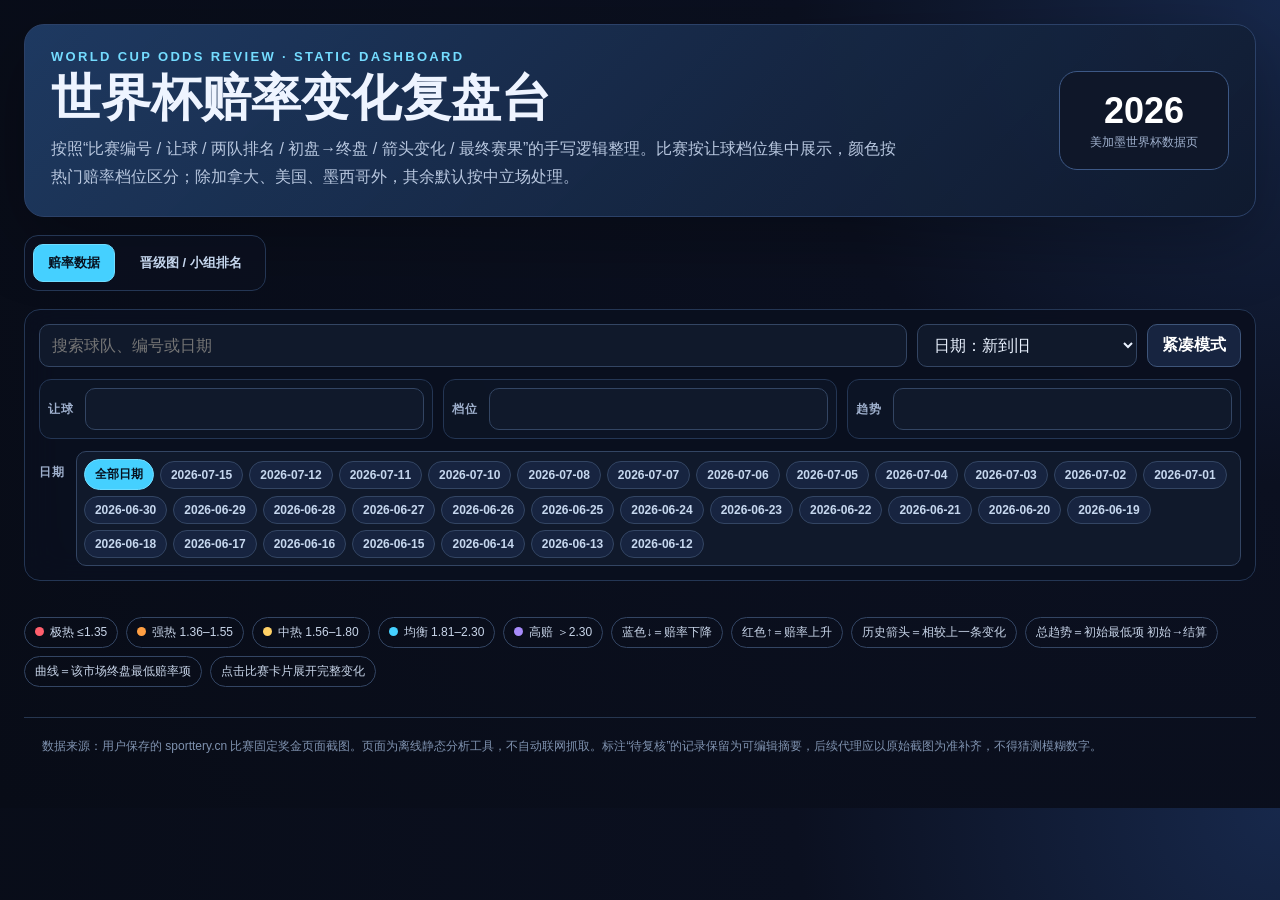
<file: index.html>
<!doctype html>
<html lang="zh-CN">
<head>
  <meta charset="utf-8">
  <meta name="viewport" content="width=device-width,initial-scale=1">
  <title>美加墨世界杯赔率变化复盘</title>
<link rel="stylesheet" href="styles.css?v=20260715-sf-101">
</head>
<body>
<div class="app">
  <header class="hero">
    <div>
      <div class="eyebrow">WORLD CUP ODDS REVIEW · STATIC DASHBOARD</div>
      <h1>世界杯赔率变化复盘台</h1>
      <p>按照“比赛编号 / 让球 / 两队排名 / 初盘→终盘 / 箭头变化 / 最终赛果”的手写逻辑整理。比赛按让球档位集中展示，颜色按热门赔率档位区分；除加拿大、美国、墨西哥外，其余默认按中立场处理。</p>
    </div>
    <div class="hero-badge"><strong>2026</strong><span>美加墨世界杯数据页</span></div>
  </header>

  <nav class="page-tabs" aria-label="页面切换">
      <a class="page-tab active" href="index.html?v=20260715-sf-101">赔率数据</a>
      <a class="page-tab" href="bracket.html?v=20260715-sf-101">晋级图 / 小组排名</a>
  </nav>

  <section class="toolbar">
    <div class="toolbar-main">
      <input id="search" class="control search" placeholder="搜索球队、编号或日期">
      <select id="sort" class="control">
        <option value="date-desc">日期：新到旧</option>
        <option value="date-asc">日期：旧到新</option>
        <option value="favorite">热门赔率：低到高</option>
        <option value="handicap">让球：深到浅</option>
      </select>
      <button id="compactBtn" class="btn">紧凑模式</button>
    </div>
    <div class="toolbar-filter-grid">
      <div class="filter-group">
        <span class="toolbar-label">让球</span>
        <div id="handicapFilter" class="chip-filter" aria-label="让球筛选"></div>
      </div>
      <div class="filter-group">
        <span class="toolbar-label">档位</span>
        <div id="tierFilter" class="chip-filter" aria-label="赔率档位筛选"></div>
      </div>
      <div class="filter-group">
        <span class="toolbar-label">趋势</span>
        <div id="trendFilter" class="chip-filter" aria-label="让球方趋势筛选"></div>
      </div>
    </div>
    <div class="toolbar-dates">
      <span class="toolbar-label">日期</span>
      <div id="dateFilter" class="date-filter" aria-label="日期筛选"></div>
    </div>
  </section>

  <section id="stats" class="stats"></section>

  <section class="legend">
    <span class="legend-item"><i class="dot" style="background:var(--tier-extreme)"></i>极热 ≤1.35</span>
    <span class="legend-item"><i class="dot" style="background:var(--tier-strong)"></i>强热 1.36–1.55</span>
    <span class="legend-item"><i class="dot" style="background:var(--tier-mid)"></i>中热 1.56–1.80</span>
    <span class="legend-item"><i class="dot" style="background:var(--tier-balanced)"></i>均衡 1.81–2.30</span>
    <span class="legend-item"><i class="dot" style="background:var(--tier-high)"></i>高赔 ＞2.30</span>
    <span class="legend-item">蓝色↓＝赔率下降</span>
    <span class="legend-item">红色↑＝赔率上升</span>
    <span class="legend-item">历史箭头＝相较上一条变化</span>
    <span class="legend-item">总趋势＝初始最低项 初始→结算</span>
    <span class="legend-item">曲线＝该市场终盘最低赔率项</span>
    <span class="legend-item">点击比赛卡片展开完整变化</span>
  </section>

  <main id="content"></main>

  <footer class="footer">
    数据来源：用户保存的 sporttery.cn 比赛固定奖金页面截图。页面为离线静态分析工具，不自动联网抓取。标注“待复核”的记录保留为可编辑摘要，后续代理应以原始截图为准补齐，不得猜测模糊数字。
  </footer>
</div>
  <script src="data.js?v=20260715-sf-101"></script>
  <script src="app.js?v=20260715-sf-101"></script>
</body>
</html>
</file>
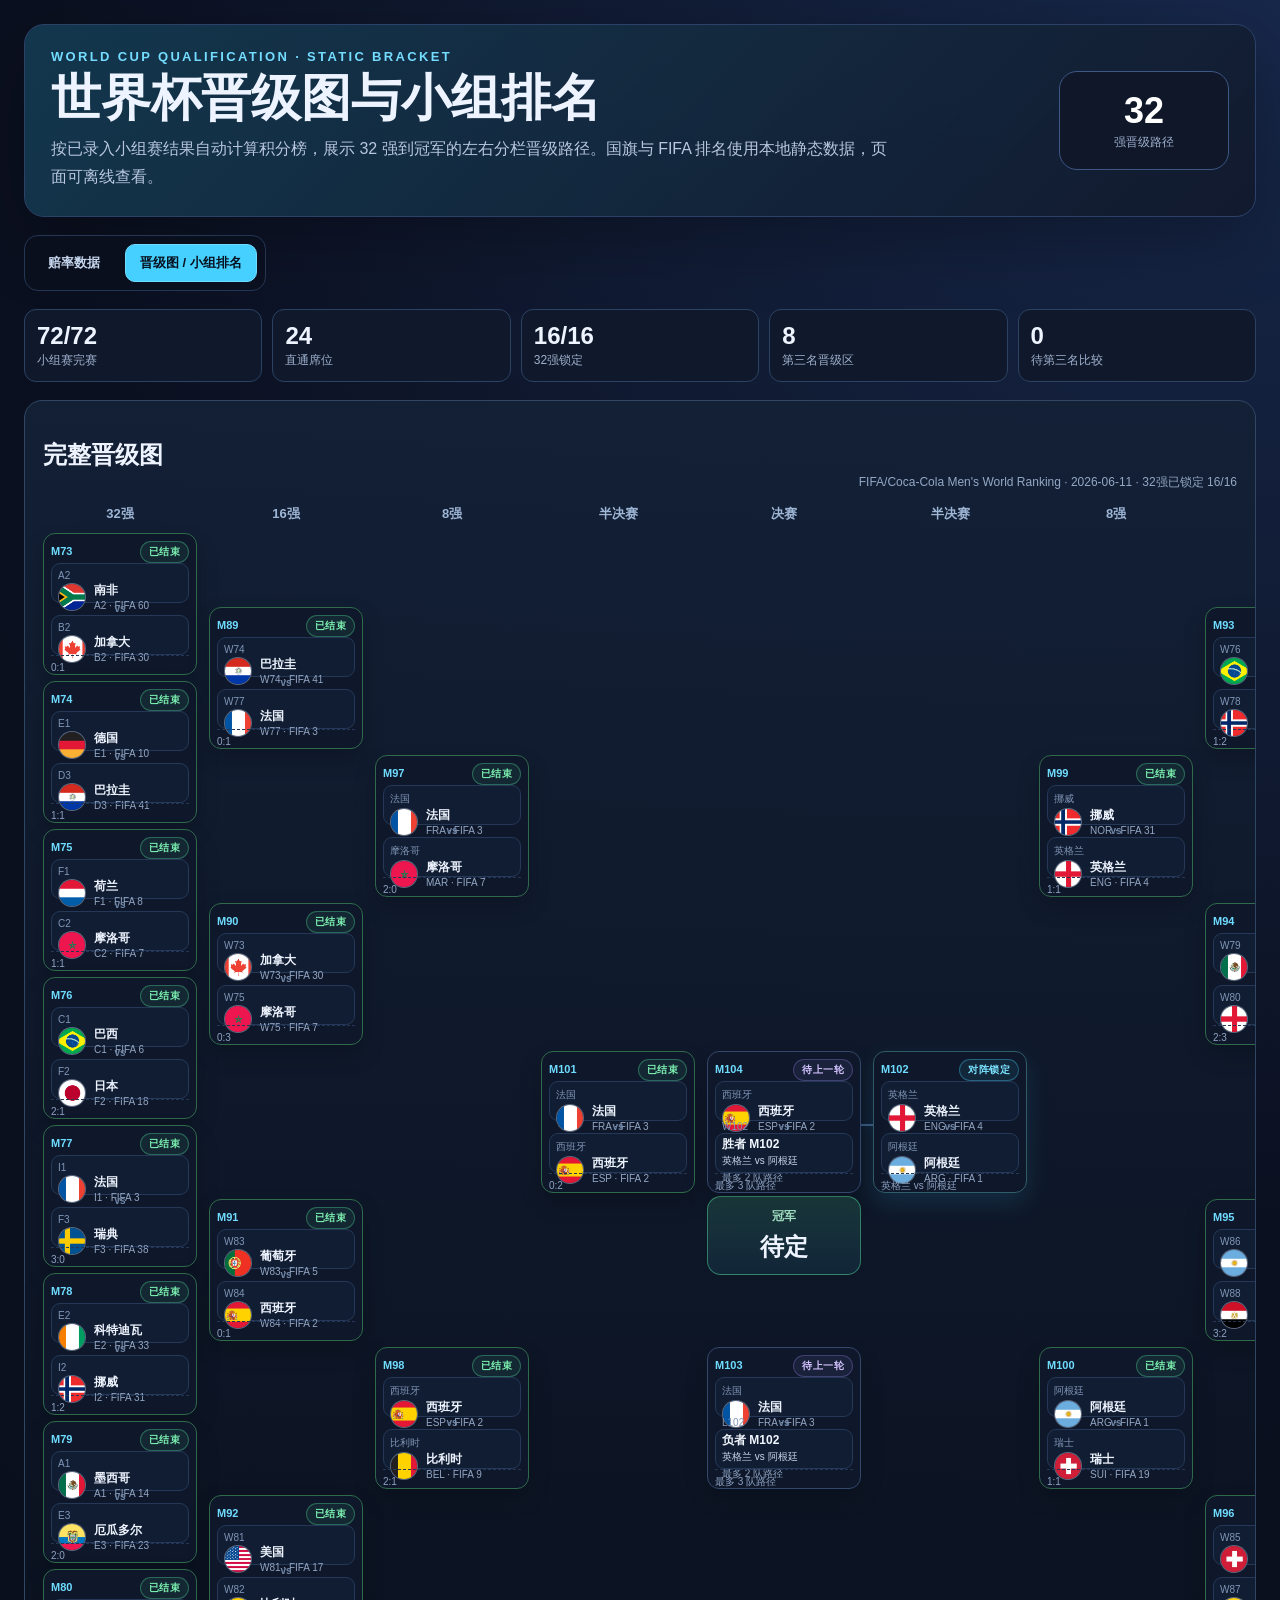
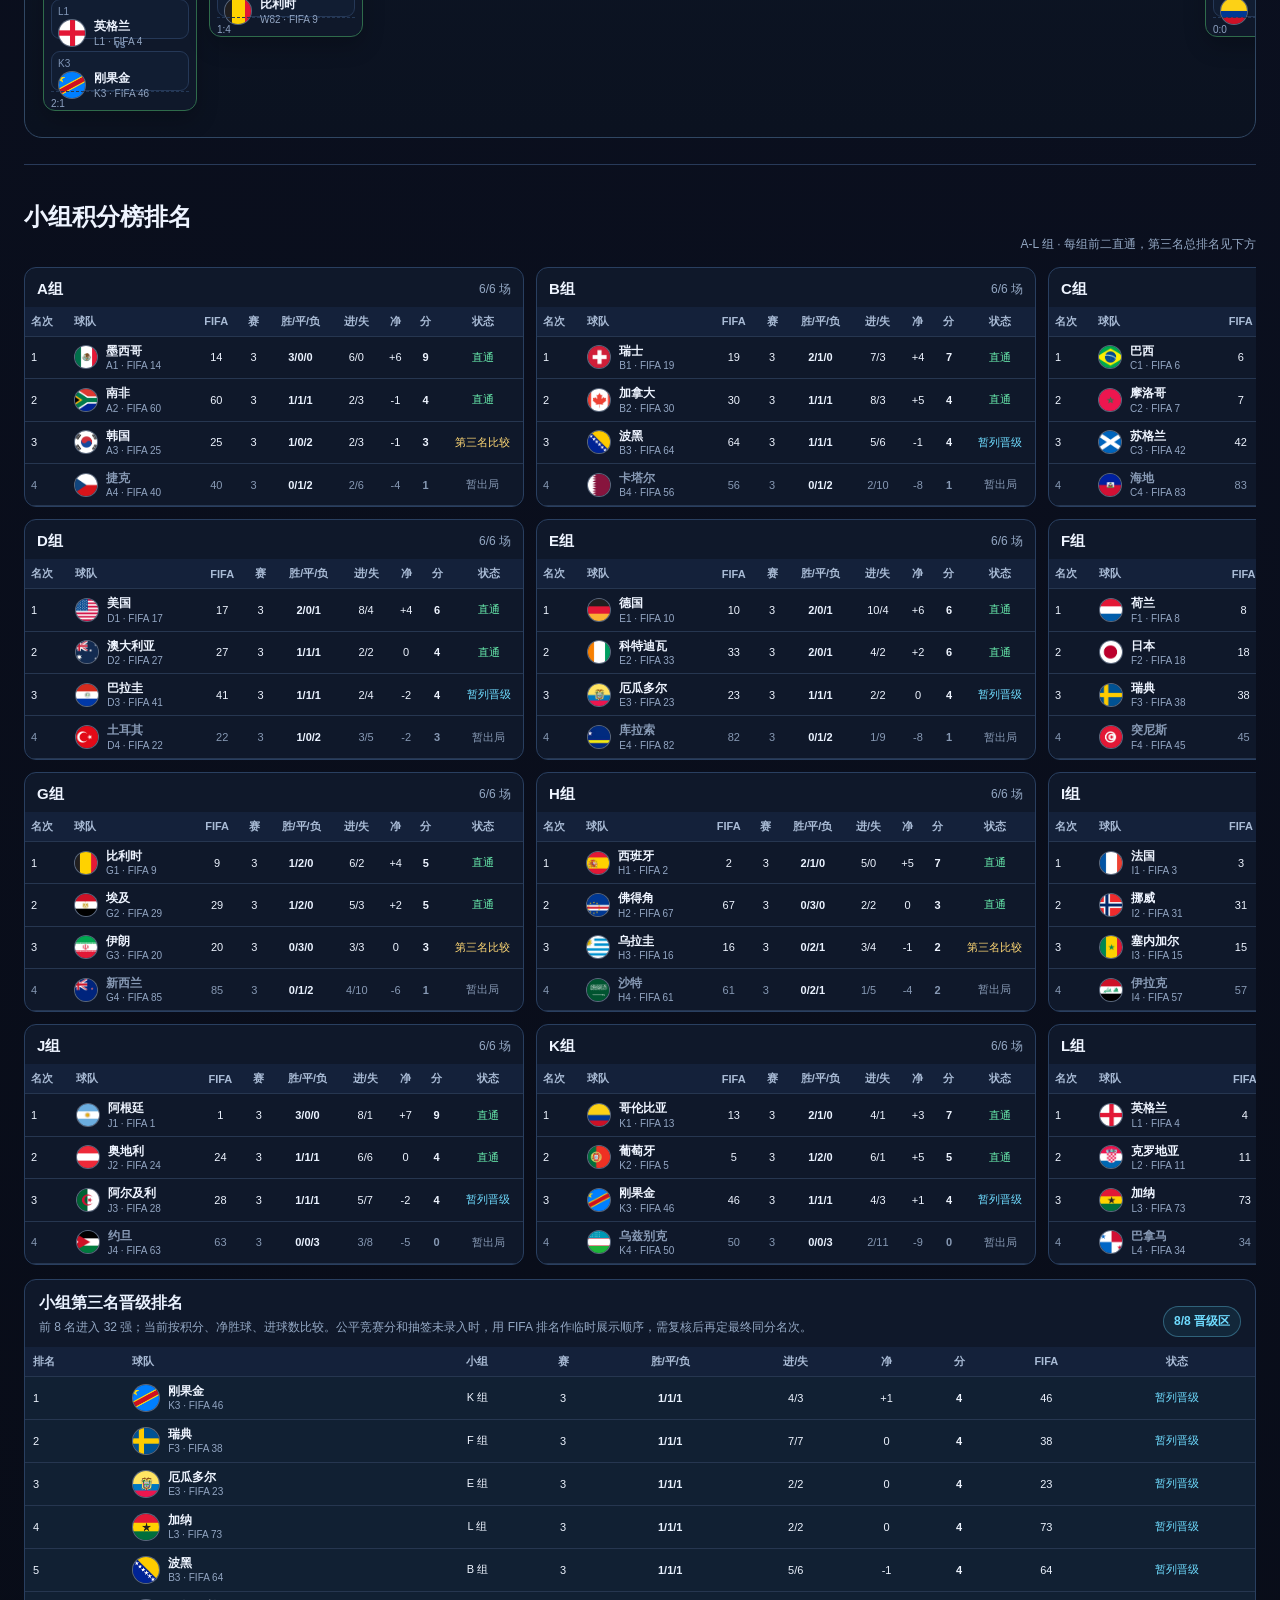
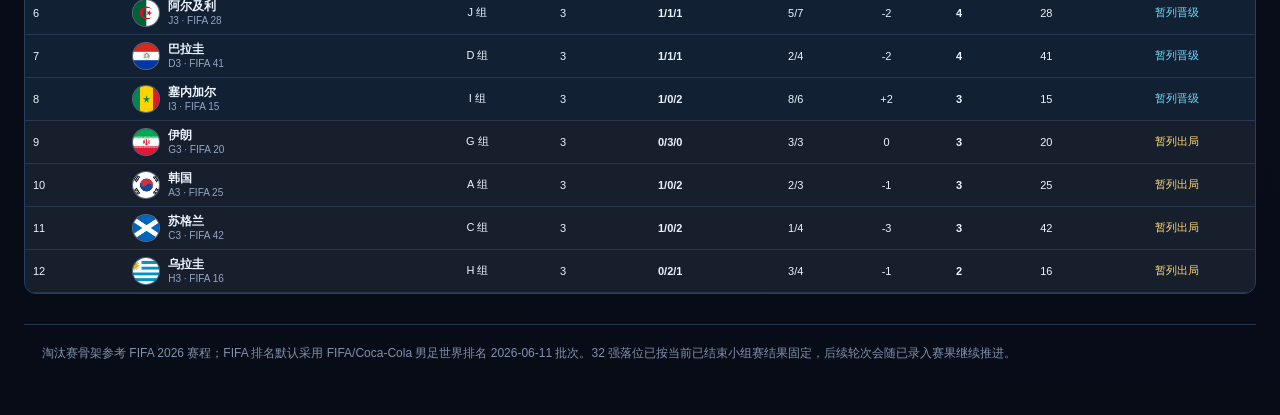
<file: bracket.html>
<!doctype html>
<html lang="zh-CN">
<head>
  <meta charset="utf-8">
  <meta name="viewport" content="width=device-width,initial-scale=1">
  <title>美加墨世界杯晋级图与小组排名</title>
<link rel="stylesheet" href="styles.css?v=20260715-sf-101">
</head>
<body>
<div class="app bracket-app">
  <header class="hero bracket-hero">
    <div>
      <div class="eyebrow">WORLD CUP QUALIFICATION · STATIC BRACKET</div>
      <h1>世界杯晋级图与小组排名</h1>
      <p>按已录入小组赛结果自动计算积分榜，展示 32 强到冠军的左右分栏晋级路径。国旗与 FIFA 排名使用本地静态数据，页面可离线查看。</p>
    </div>
    <div class="hero-badge"><strong>32</strong><span>强晋级路径</span></div>
  </header>

  <nav class="page-tabs" aria-label="页面切换">
      <a class="page-tab" href="index.html?v=20260715-sf-101">赔率数据</a>
      <a class="page-tab active" href="bracket.html?v=20260715-sf-101">晋级图 / 小组排名</a>
  </nav>

  <main>
    <section id="bracketSummary" class="advance-stats"></section>
    <section id="fullBracket" class="full-bracket-shell"></section>
    <section id="groupStandings" class="standings-board"></section>
  </main>

  <footer class="footer">
    淘汰赛骨架参考 FIFA 2026 赛程；FIFA 排名默认采用 FIFA/Coca-Cola 男足世界排名 2026-06-11 批次。32 强落位已按当前已结束小组赛结果固定，后续轮次会随已录入赛果继续推进。
  </footer>
</div>
  <script src="data.js?v=20260715-sf-101"></script>
  <script src="bracket.js?v=20260715-sf-101"></script>
</body>
</html>
</file>
<file: styles.css>
:root{
  --bg:#0b1020;--panel:#121a2d;--panel2:#18233b;--line:#2a3857;
  --text:#eef4ff;--muted:#9fb0cd;--accent:#45d0ff;--good:#54e39e;
  --warn:#ffcf5a;--bad:#ff6b78;--purple:#a78bfa;
  --tier-extreme:#ff5f6d;--tier-strong:#ff9f43;--tier-mid:#ffd166;
  --tier-balanced:#45d0ff;--tier-high:#a78bfa;
}
*{box-sizing:border-box}
html{scroll-behavior:smooth}
body{margin:0;background:radial-gradient(circle at top right,#17284b 0,#0b1020 32%,#080c17 100%);color:var(--text);font-family:Inter,"Microsoft YaHei","PingFang SC",Arial,sans-serif}
button,input,select{font:inherit}
.app{max-width:1600px;margin:0 auto;padding:24px}
.hero{display:grid;grid-template-columns:1fr auto;gap:18px;align-items:center;padding:24px 26px;border:1px solid #2b4168;background:linear-gradient(135deg,rgba(34,67,112,.82),rgba(15,25,45,.88));border-radius:20px;box-shadow:0 22px 70px rgba(0,0,0,.28)}
.eyebrow{color:#74dcff;font-size:13px;letter-spacing:.18em;font-weight:800}
h1{font-size:clamp(28px,4vw,50px);margin:8px 0 10px;line-height:1.05}
.hero p{margin:0;color:#b8c7df;max-width:850px;line-height:1.8}
.hero-badge{min-width:170px;text-align:center;border:1px solid #3d5885;background:#0f1729;border-radius:18px;padding:18px}
.hero-badge strong{display:block;font-size:36px;color:#fff}
.hero-badge span{font-size:12px;color:#9fb0cd}
.page-tabs{display:flex;gap:10px;margin:18px 0;border:1px solid #243654;background:rgba(10,16,31,.8);border-radius:14px;padding:8px;width:max-content;max-width:100%}
.page-tab{display:inline-flex;align-items:center;justify-content:center;min-height:38px;padding:8px 14px;border:1px solid transparent;border-radius:10px;color:#c6d7ee;text-decoration:none;font-weight:800;font-size:13px}
.page-tab:hover{background:#172440;color:#fff}
.page-tab.active{background:#45d0ff;color:#07111f;border-color:#6fdcff}
.toolbar{position:sticky;top:0;z-index:20;margin:18px 0;background:rgba(10,16,31,.92);backdrop-filter:blur(16px);border:1px solid #243654;border-radius:16px;padding:14px;display:grid;gap:12px}
.toolbar-main{display:grid;grid-template-columns:minmax(260px,1fr) minmax(180px,220px) auto;gap:10px;align-items:stretch}
.toolbar-filter-grid{display:grid;grid-template-columns:repeat(3,minmax(0,1fr));gap:10px;align-items:start}
.filter-group{display:grid;grid-template-columns:auto minmax(0,1fr);gap:10px;align-items:start;border:1px solid #243654;background:rgba(16,25,43,.62);border-radius:12px;padding:8px}
.toolbar-dates{display:grid;grid-template-columns:auto minmax(0,1fr);gap:10px;align-items:start}
.toolbar-label{display:inline-flex;align-items:center;min-height:42px;color:#9fb0cd;font-size:12px;font-weight:900;letter-spacing:.12em;white-space:nowrap}
.control{width:100%;border:1px solid #334563;background:#10192b;color:#eaf2ff;border-radius:10px;padding:10px 12px;outline:none}
.control:focus{border-color:#45d0ff;box-shadow:0 0 0 3px rgba(69,208,255,.12)}
.date-filter,.chip-filter{display:flex;align-items:center;flex-wrap:wrap;gap:6px;min-height:42px;overflow:visible;border:1px solid #334563;background:#10192b;border-radius:10px;padding:7px}
.date-chip,.filter-chip{flex:0 0 auto;border:1px solid #334563;background:#172440;color:#c6d7ee;border-radius:999px;padding:6px 10px;font-size:12px;font-weight:800;cursor:pointer}
.date-chip:hover,.filter-chip:hover{border-color:#45d0ff;color:#fff}
.date-chip.active,.filter-chip.active{background:#45d0ff;border-color:#6fdcff;color:#07111f}
.btn{border:1px solid #3e557a;background:#172440;color:#fff;border-radius:10px;padding:10px 14px;cursor:pointer;font-weight:700;white-space:nowrap}
.btn:hover{background:#203153}
.stats{display:grid;grid-template-columns:repeat(6,1fr);gap:12px;margin:18px 0}
.stat{border:1px solid #283a59;background:linear-gradient(180deg,#141e33,#101829);border-radius:14px;padding:16px}
.stat b{display:block;font-size:26px;margin-bottom:3px}
.stat span{font-size:12px;color:#9fb0cd}
.legend{display:flex;gap:8px;flex-wrap:wrap;margin:0 0 18px}
.legend-item{border:1px solid #334563;border-radius:999px;padding:6px 10px;font-size:12px;color:#c8d5e9}
.dot{display:inline-block;width:9px;height:9px;border-radius:50%;margin-right:6px}
.group{margin:22px 0 34px}
.group-title{display:flex;justify-content:space-between;align-items:end;border-bottom:1px solid #2a3956;padding:0 3px 12px;margin-bottom:14px}
.group-title h2{margin:0;font-size:24px}
.group-title small{color:#91a3c0}
.cards{display:grid;grid-template-columns:repeat(2,minmax(0,1fr));gap:16px}
.card{--tier:#45d0ff;border:1px solid #2b3a58;border-left:5px solid var(--tier);background:linear-gradient(160deg,rgba(24,35,59,.98),rgba(13,21,38,.98));border-radius:16px;overflow:hidden;box-shadow:0 16px 34px rgba(0,0,0,.2)}
.card-head{display:grid;grid-template-columns:1fr auto 1fr;align-items:center;gap:12px;padding:18px 18px 14px;background:linear-gradient(90deg,rgba(255,255,255,.025),rgba(255,255,255,.01))}
.team{text-align:center}
.team-name{font-size:21px;font-weight:850}
.rank{font-size:12px;color:#8fa2c0;margin-top:5px}
.score{font-size:30px;font-weight:900;white-space:nowrap}
.badges{display:flex;justify-content:center;gap:6px;flex-wrap:wrap;margin-top:7px}
.badge{font-size:11px;padding:4px 7px;border-radius:999px;border:1px solid #3b4e70;color:#c7d5ea}
.badge.host{color:#ffe18a;border-color:#806b27;background:#352d10}
.badge.verify{color:#8fe9ff;border-color:#23697e;background:#0c303d}
.badge.review{color:#ffd88d;border-color:#7f5b27;background:#382711}
.card-meta{display:flex;gap:10px;justify-content:space-between;padding:0 18px 14px;color:#92a6c3;font-size:12px}
.trend-strip{display:grid;grid-template-columns:repeat(3,minmax(0,1fr));gap:10px;padding:0 16px 16px}
.trend-chip{border:1px solid #2d4367;background:linear-gradient(180deg,#162340,#10192d);border-radius:12px;padding:10px 12px;min-width:0}
.trend-chip span{display:block;color:#8fa2c0;font-size:11px;margin-bottom:5px}
.trend-chip b{display:block;color:#f4f8ff;font-size:14px;line-height:1.35;white-space:nowrap;overflow:hidden;text-overflow:ellipsis}
.odds-grid{display:grid;grid-template-columns:1fr 1fr;gap:12px;padding:0 16px 16px}
.market{border:1px solid #2a3a57;background:#0e1728;border-radius:12px;padding:13px;min-width:0}
.market h3{font-size:14px;margin:0 0 10px;display:flex;justify-content:space-between;gap:8px}
.market h3 span{color:#8196b7;font-weight:500;font-size:11px}
.odds-head,.odds-row{display:grid;grid-template-columns:70px repeat(3,1fr);gap:6px;align-items:center}
.odds-head{font-size:11px;color:#7f92af;padding-bottom:6px;border-bottom:1px solid #263650}
.odds-row{font-size:13px;padding:7px 0;border-bottom:1px dashed #24324b}
.odds-row:last-child{border-bottom:0}
.odds-row b{text-align:center}
.arrow-up{color:#ff7784;font-weight:800;margin-left:3px}.arrow-down{color:#58b8ff;font-weight:800;margin-left:3px}.arrow-flat{color:#a9b7cc}
.spark{height:46px;margin:7px 0 0}
.spark svg{width:100%;height:100%}
.analysis{display:grid;grid-template-columns:1fr auto;gap:12px;align-items:center;border-top:1px solid #293852;padding:14px 16px}
.analysis p{margin:0;color:#c3d0e4;font-size:13px;line-height:1.65}
.outcome{border-radius:10px;padding:8px 10px;text-align:center;font-weight:800;font-size:12px;min-width:92px}
.outcome.hit{background:rgba(84,227,158,.13);color:#68edae;border:1px solid rgba(84,227,158,.35)}
.outcome.cold{background:rgba(255,107,120,.13);color:#ff8893;border:1px solid rgba(255,107,120,.35)}
.outcome.push{background:rgba(255,207,90,.13);color:#ffd875;border:1px solid rgba(255,207,90,.35)}
.details{display:none;border-top:1px solid #293852;padding:0 16px 16px}
.card.open .details{display:block}
.details-actions{display:flex;justify-content:space-between;align-items:center;margin-top:13px}
.source-link{color:#6fdcff;text-decoration:none;font-size:12px}
.detail-section{margin-top:14px}
.detail-section h4{font-size:13px;margin:0 0 8px;color:#eaf2ff}
.table-wrap{overflow:auto;margin-top:10px;border:1px solid #263650;border-radius:10px}
table{width:100%;border-collapse:collapse;font-size:12px}
th,td{padding:8px 10px;border-bottom:1px solid #263650;text-align:center;white-space:nowrap}
th{background:#14213a;color:#a9bbd5}
td:first-child,th:first-child{text-align:left}
.empty{padding:42px;text-align:center;border:1px dashed #334762;border-radius:15px;color:#93a6c3}
.small-empty{padding:18px;font-size:12px}
.qualification{margin:20px 0 30px;border:1px solid #304763;background:linear-gradient(180deg,rgba(19,32,54,.96),rgba(11,18,32,.96));border-radius:18px;padding:18px;box-shadow:0 18px 42px rgba(0,0,0,.18)}
.qualification-head,.board-title{display:flex;align-items:end;justify-content:space-between;gap:12px;margin-bottom:14px}
.qualification-head h2,.board-title h3{margin:0}
.qualification-head h2{font-size:28px}
.qualification-head span,.board-title span{color:#94a8c4;font-size:12px}
.section-kicker{font-size:12px;font-weight:850;letter-spacing:.14em;color:#6fdcff;margin-bottom:5px}
.advance-stats{display:grid;grid-template-columns:repeat(4,1fr);gap:10px;margin-bottom:14px}
.advance-stats div{border:1px solid #2b4263;background:#10192b;border-radius:12px;padding:12px}
.advance-stats b{display:block;font-size:24px}
.advance-stats span{font-size:12px;color:#9fb0cd}
.qualification-flow{display:grid;grid-template-columns:repeat(6,minmax(0,1fr));gap:10px}
.advance-group{border:1px solid #283c5d;background:#0f182a;border-radius:12px;padding:10px;min-width:0}
.advance-group h3{font-size:14px;margin:0 0 8px;color:#eaf2ff}
.advance-row{display:grid;grid-template-columns:22px minmax(0,1fr) auto;gap:7px;align-items:center;border:1px solid #253857;border-radius:9px;padding:7px;margin-top:6px;background:#111d32}
.advance-row span{display:grid;place-items:center;width:20px;height:20px;border-radius:50%;background:#24395b;color:#cfe2ff;font-size:11px;font-weight:850}
.advance-row b{font-size:13px;white-space:nowrap;overflow:hidden;text-overflow:ellipsis}
.advance-row em{font-style:normal;color:#f4f8ff;font-size:12px}
.advance-row i{grid-column:2/4;font-style:normal;font-size:11px;color:#94a8c4}
.advance-row.direct{border-color:rgba(84,227,158,.42);background:rgba(84,227,158,.08)}
.advance-row.third-in{border-color:rgba(69,208,255,.42);background:rgba(69,208,255,.08)}
.advance-row.third-out{border-color:rgba(255,207,90,.34);background:rgba(255,207,90,.07)}
.advance-row.out{opacity:.72}
.knockout-board,.standings-board{margin-top:16px;border-top:1px solid #283a59;padding-top:16px}
.standings-board{overflow-x:auto;overflow-y:hidden;scrollbar-width:thin}
.matchup-grid{display:grid;grid-template-columns:repeat(4,minmax(0,1fr));gap:10px}
.matchup{display:grid;grid-template-columns:auto minmax(0,1fr) auto minmax(0,1fr);gap:8px;align-items:center;border:1px solid #293f60;background:#0f182a;border-radius:12px;padding:10px;min-height:58px}
.matchup small{color:#6fdcff;font-weight:850}
.matchup span{font-size:12px;color:#d7e5f8;white-space:nowrap;overflow:hidden;text-overflow:ellipsis}
.matchup b{color:#7890b2;font-size:11px}
.standings-grid{display:grid;grid-template-columns:repeat(3,minmax(500px,1fr));gap:12px;min-width:min-content}
.standing-card{border:1px solid #293f60;background:#0f182a;border-radius:12px;overflow:hidden;min-width:500px}
.standing-card-head{display:flex;justify-content:space-between;align-items:center;padding:12px 12px 8px}
.standing-card-head h3{margin:0;font-size:15px}
.standing-card-head span{font-size:12px;color:#94a8c4}
.standing-table-wrap{width:100%;max-width:100%;overflow-x:auto;overflow-y:hidden}
.standing-card table{font-size:11px;min-width:500px}
.standing-card th,.standing-card td{padding:7px 6px}
.standing-card td:nth-child(2),.standing-card th:nth-child(2){text-align:left;min-width:74px}
.record-cell{font-variant-numeric:tabular-nums;font-weight:850;color:#eaf2ff}
.standing-card tr.direct td:last-child{color:#69edae}
.standing-card tr.third-in td:last-child{color:#6fdcff}
.standing-card tr.third-out td:last-child{color:#ffd875}
.standing-card tr.out{color:#8799b4}
.third-ranking-board{margin-top:14px;border:1px solid #293f60;background:#0f182a;border-radius:12px;overflow:hidden;min-width:840px}
.third-ranking-head{display:flex;justify-content:space-between;align-items:end;gap:14px;padding:13px 14px 10px}
.third-ranking-head h3{margin:0 0 4px;font-size:16px;color:#eaf2ff}
.third-ranking-head p{margin:0;max-width:860px;color:#94a8c4;font-size:12px;line-height:1.55}
.third-ranking-head span{flex:0 0 auto;border:1px solid rgba(111,220,255,.32);background:rgba(69,208,255,.08);border-radius:999px;padding:6px 10px;color:#6fdcff;font-size:12px;font-weight:900}
.third-ranking-table{font-size:11px}
.third-ranking-table th,.third-ranking-table td{padding:7px 8px}
.third-ranking-table td:nth-child(2),.third-ranking-table th:nth-child(2){text-align:left;min-width:116px}
.third-ranking-table tr.third-in{background:rgba(69,208,255,.045)}
.third-ranking-table tr.third-in td:last-child{color:#6fdcff}
.third-ranking-table tr.third-out{background:rgba(255,207,90,.035)}
.third-ranking-table tr.third-out td:last-child{color:#ffd875}
.bracket-app{max-width:1900px}
.bracket-hero{background:linear-gradient(135deg,rgba(20,60,83,.88),rgba(18,25,45,.94))}
.full-bracket-shell{margin:18px 0 26px;border:1px solid #304763;background:linear-gradient(180deg,rgba(19,32,54,.96),rgba(11,18,32,.96));border-radius:18px;padding:18px;overflow-x:auto;overflow-y:hidden;scrollbar-width:thin}
.full-bracket{width:var(--bracket-width);min-width:var(--bracket-width);overflow:visible;padding-bottom:2px}
.bracket-round-labels{display:grid;grid-template-columns:repeat(9,minmax(0,var(--bracket-col-width)));gap:var(--bracket-gap);width:var(--bracket-width);margin:2px 0 10px;color:#9fb7d6;font-size:13px;font-weight:900;text-align:center}
.bracket-canvas{position:relative;display:grid;grid-template-columns:repeat(9,minmax(0,var(--bracket-col-width)));grid-template-rows:repeat(16,var(--bracket-row-height));column-gap:var(--bracket-gap);width:var(--bracket-width);height:var(--bracket-height)}
.bracket-connectors{position:absolute;inset:0;width:var(--bracket-width);height:var(--bracket-height);pointer-events:none;z-index:1}
.bracket-connectors path{fill:none;stroke:#365579;stroke-width:2.2;stroke-linecap:round;stroke-linejoin:round;filter:drop-shadow(0 0 4px rgba(69,208,255,.1))}
.bracket-node{position:relative;z-index:2;display:flex;align-items:stretch;min-width:0}
.bracket-match{position:relative;width:100%;height:var(--bracket-node-height,128px);border:1px solid #2b4263;background:#0f182a;border-radius:12px;padding:7px;min-width:0;box-shadow:0 10px 22px rgba(0,0,0,.2);display:flex;flex-direction:column;justify-content:space-between}
.bracket-match.state-locked{border-color:#315d69;box-shadow:0 10px 24px rgba(69,208,255,.12)}
.bracket-match.state-third{border-color:#5d5030}
.bracket-match.state-path{border-color:#34476c}
.bracket-match.state-played{border-color:#2f6b4b}
.compact-tree .bracket-round-labels{font-size:11px}
.compact-tree .bracket-match{padding:6px}
.compact-tree .competitor{padding:5px;min-height:36px}
.compact-tree .team-line{grid-template-columns:22px minmax(0,1fr);gap:5px}
.compact-tree .flag{width:22px;height:22px}
.compact-tree .team-line-main b{font-size:11px}
.compact-tree .team-line-main span{font-size:9px}
.compact-tree .candidate-chip{max-width:64px}
.match-head{display:flex;align-items:center;justify-content:space-between;gap:8px}
.match-code{font-size:11px;color:#6fdcff;font-weight:900;line-height:1}
.match-state{display:inline-flex;align-items:center;justify-content:center;border-radius:999px;padding:3px 8px;font-size:10px;font-weight:900;letter-spacing:.04em;border:1px solid #334869;color:#9fb7d6;background:#122037;white-space:nowrap}
.match-state.state-locked{border-color:rgba(69,208,255,.35);background:rgba(69,208,255,.08);color:#7ae3ff}
.match-state.state-third{border-color:rgba(255,207,90,.32);background:rgba(255,207,90,.08);color:#ffd875}
.match-state.state-path{border-color:rgba(167,139,250,.28);background:rgba(167,139,250,.08);color:#d3c3ff}
.match-state.state-played{border-color:rgba(84,227,158,.35);background:rgba(84,227,158,.08);color:#7cf0b1}
.match-state.state-pending{border-color:rgba(159,176,205,.25);background:rgba(159,176,205,.06);color:#b9c9de}
.competitor{border:1px solid #253857;background:#111d32;border-radius:9px;padding:6px;min-height:40px}
.competitor + .versus + .competitor{margin-top:0}
.versus{text-align:center;color:#7086a7;font-size:10px;font-weight:900;line-height:12px}
.competitor.placeholder{display:grid;align-content:center;color:#c6d7ee}
.competitor small{display:block;color:#8196b7;font-size:10px;margin-bottom:2px}
.competitor.placeholder b{font-size:12px}
.competitor.progress-slot{display:grid;gap:3px;align-content:center}
.competitor.progress-slot b{font-size:12px;line-height:1.2;color:#f2f7ff}
.competitor.progress-slot span{font-size:10px;line-height:1.35;color:#c9d7ec}
.competitor.progress-slot em{font-style:normal;font-size:10px;color:#8ea4c2}
.third-title{font-size:10px;color:#cbd8ec;margin-bottom:4px;white-space:nowrap;overflow:hidden;text-overflow:ellipsis}
.third-candidates{display:grid;gap:5px}
.third-candidates.compact{display:flex;gap:4px;flex-wrap:wrap;overflow:visible}
.third-candidates>span{color:#8196b7;font-size:12px}
.candidate-chip{display:inline-flex;align-items:center;gap:3px;min-width:0;max-width:100%;border:1px solid #304a70;border-radius:999px;background:#15223a;padding:2px 5px;color:#dce8f8}
.candidate-chip b{font-size:10px;white-space:nowrap;overflow:hidden;text-overflow:ellipsis}
.candidate-chip em{display:none}
.candidate-chip.muted{max-width:none;color:#8fa2c0}
.chip-flag{width:14px;height:14px;border-radius:50%;object-fit:cover;border:1px solid rgba(255,255,255,.25);background:#243551;flex:0 0 auto}
.team-line{display:grid;grid-template-columns:28px minmax(0,1fr);gap:8px;align-items:center;min-width:0}
.flag{width:28px;height:28px;border-radius:50%;object-fit:cover;border:1px solid rgba(255,255,255,.25);background:#243551}
.flag-empty{display:block}
.team-line-main{min-width:0}
.team-line-main b{display:block;font-size:12px;line-height:1.2;white-space:nowrap;overflow:hidden;text-overflow:ellipsis}
.team-line-main span{display:block;color:#93a6c3;font-size:10px;margin-top:2px;white-space:nowrap;overflow:hidden;text-overflow:ellipsis}
.match-note{border-top:1px dashed #243856;padding-top:5px;font-size:10px;line-height:1.35;color:#8ea2c2}
.champion-card{position:relative;z-index:2;align-self:center;border:1px solid rgba(84,227,158,.45);background:linear-gradient(180deg,rgba(84,227,158,.16),rgba(69,208,255,.08));border-radius:14px;padding:11px;text-align:center;min-height:56px}
.champion-card span{display:block;color:#9fdcbf;font-size:12px;font-weight:900;margin-bottom:6px}
.champion-card b{font-size:24px}
.mobile-bracket{display:grid;gap:14px;width:100%;max-width:100%;overflow:hidden}
.mobile-round-section{border:1px solid #263d5f;background:rgba(15,24,42,.68);border-radius:12px;padding:12px;min-width:0}
.mobile-round-section h3{margin:0 0 10px;color:#dfefff;font-size:15px}
.mobile-round-grid{display:grid;grid-template-columns:repeat(2,minmax(0,1fr));gap:10px}
.mobile-bracket .bracket-match{height:auto;min-height:128px}
.mobile-bracket .competitor{min-height:42px}
.mobile-champion-card{border:1px solid rgba(84,227,158,.5);background:linear-gradient(180deg,rgba(84,227,158,.16),rgba(69,208,255,.08));border-radius:14px;padding:14px;text-align:center}
.mobile-champion-card span{display:block;color:#9fdcbf;font-size:12px;font-weight:900;margin-bottom:6px}
.mobile-champion-card b{font-size:24px}
.standing-card .team-line{grid-template-columns:24px minmax(0,1fr)}
.standing-card .flag{width:24px;height:24px}
.standing-card .team-line-main b{font-size:12px}
.standing-card .team-line-main span{font-size:10px}
.bracket-app .advance-stats{grid-template-columns:repeat(5,minmax(0,1fr))}
.footer{margin:30px 0 10px;padding:18px;border-top:1px solid #263650;color:#7f92af;font-size:12px;line-height:1.7}
.compact .cards{grid-template-columns:1fr}
.compact .details{display:none!important}
@media(max-width:1100px){
  .toolbar-main{grid-template-columns:minmax(0,1fr) minmax(180px,220px) auto}
  .toolbar-filter-grid{grid-template-columns:1fr}
  .toolbar-main .btn{width:100%}
  .stats{grid-template-columns:repeat(3,1fr)}
  .cards{grid-template-columns:1fr}
  .qualification-flow{grid-template-columns:repeat(3,minmax(0,1fr))}
  .matchup-grid{grid-template-columns:repeat(2,minmax(0,1fr))}
  .standings-grid{grid-template-columns:repeat(2,minmax(500px,1fr))}
  .bracket-app .advance-stats{grid-template-columns:repeat(3,minmax(0,1fr))}
}
@media(max-width:900px){
  .full-bracket-shell{padding:14px}
  .mobile-round-grid{grid-template-columns:repeat(2,minmax(0,1fr))}
}
@media(max-width:680px){
  .app{padding:12px}
  .hero{grid-template-columns:1fr}
  .hero-badge{display:none}
  .toolbar{position:static}
  .toolbar-main{grid-template-columns:1fr 1fr}
  .toolbar-main .search{grid-column:1/-1}
  .toolbar-main .btn{width:100%}
  .filter-group,
  .toolbar-dates{grid-template-columns:1fr}
  .toolbar-label{min-height:auto}
  .page-tabs{width:100%;display:grid;grid-template-columns:1fr 1fr}
  .page-tab{padding:8px 10px;font-size:12px}
  .stats{grid-template-columns:repeat(2,1fr)}
  .trend-strip{grid-template-columns:1fr}
  .odds-grid{grid-template-columns:1fr}
  .card-head{grid-template-columns:1fr auto 1fr}
  .team-name{font-size:16px}
  .score{font-size:24px}
  .qualification{padding:12px}
  .qualification-head,.board-title{align-items:start;flex-direction:column}
  .advance-stats{grid-template-columns:repeat(2,1fr)}
  .qualification-flow,.matchup-grid{grid-template-columns:1fr}
  .standings-grid{grid-template-columns:repeat(1,minmax(500px,1fr))}
  .matchup{grid-template-columns:auto 1fr;gap:6px}
  .matchup b{display:none}
  .matchup span:last-child{grid-column:2/3}
  .full-bracket-shell{padding:12px}
  .mobile-round-grid{grid-template-columns:1fr}
  .bracket-app .advance-stats{grid-template-columns:repeat(2,minmax(0,1fr))}
  .third-ranking-head{align-items:start;flex-direction:column}
}
</file>
